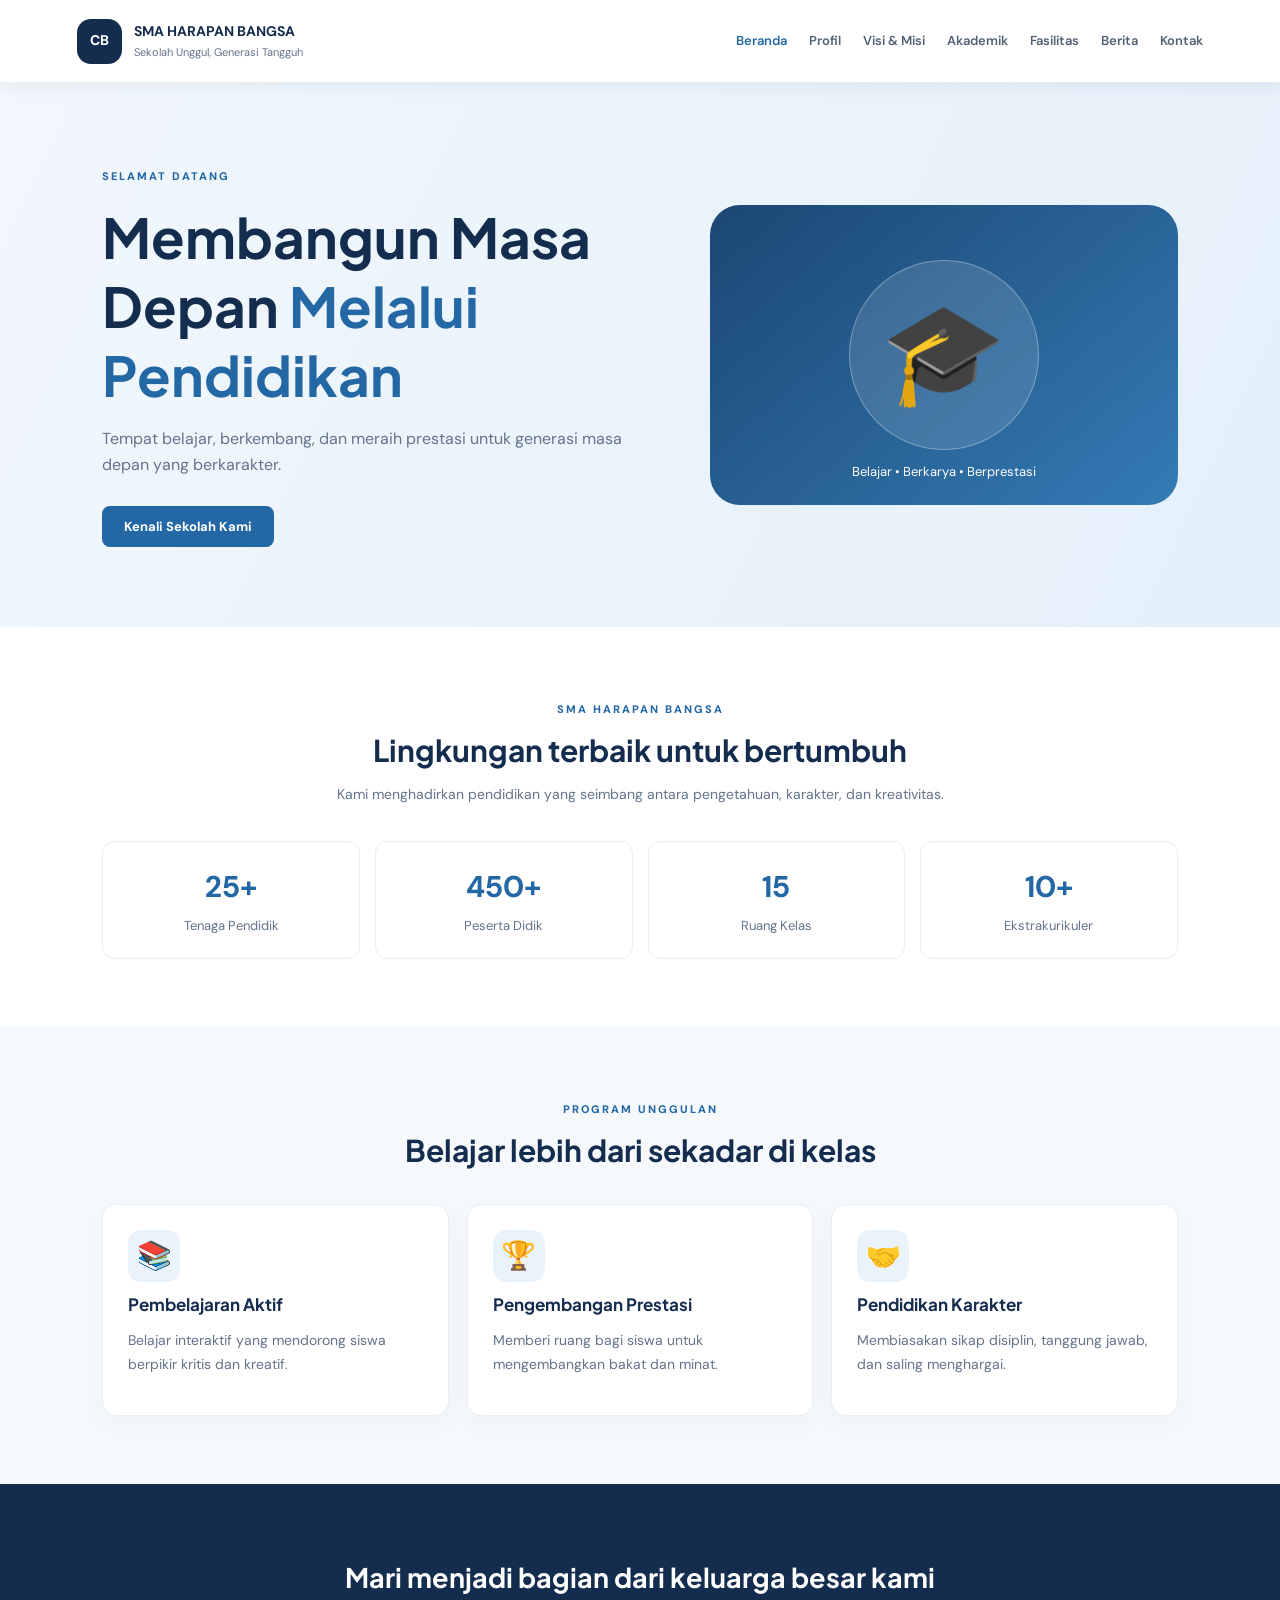
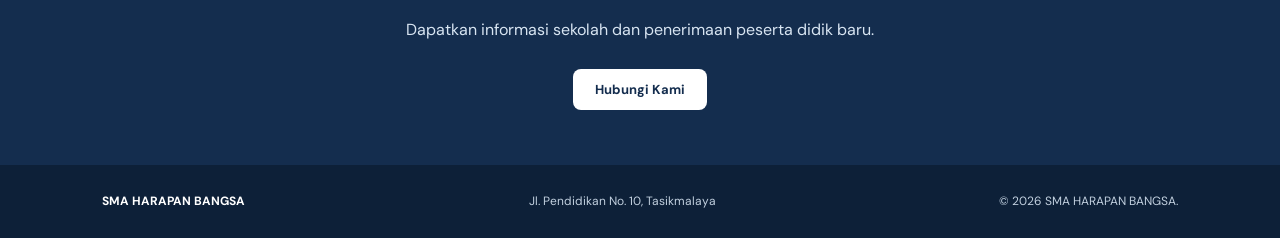
<file: index.html>
<!DOCTYPE html>
<html lang="id">
<head>
    <meta charset="UTF-8">
    <meta name="viewport" content="width=device-width, initial-scale=1.0">
    <title>Beranda | SMA HARAPAN BANGSA</title>
    <link rel="stylesheet" href="style.css">
</head>
<body>
  <script src="script.js" defer></script>

<header id="abin_header">
    <a class="abin_brand" href="index.html">
        <span class="abin_logo">CB</span>
        <span>
            <b>SMA HARAPAN BANGSA</b>
            <small>Sekolah Unggul, Generasi Tangguh</small>
        </span>
    </a>

    <button class="abin_toggle" id="abin_toggle">☰</button>

    <nav class="abin_nav" id="abin_nav">
        <a class="active" href="index.html">Beranda</a>
        <a href="profil.html">Profil</a>
        <a href="visimisi.html">Visi & Misi</a>
        <a href="akademik.html">Akademik</a>
        <a href="fasilitas.html">Fasilitas</a>
        <a href="berita.html">Berita</a>
        <a href="kontak.html">Kontak</a>
    </nav>
</header>

<main>

    <!-- Bagian Sambutan -->
    <section class="abin_hero">
        <div class="abin_hero_text">
            <span class="abin_tag">SELAMAT DATANG</span>

            <h1>
                Membangun Masa Depan
                <em>Melalui Pendidikan</em>
            </h1>

            <p>
                Tempat belajar, berkembang, dan meraih prestasi
                untuk generasi masa depan yang berkarakter.
            </p>

            <a class="abin_button" href="profil.html">
                Kenali Sekolah Kami
            </a>
        </div>

        <div class="abin_hero_art">
            <div class="abin_art_circle">🎓</div>
            <div class="abin_art_note">
                Belajar • Berkarya • Berprestasi
            </div>
        </div>
    </section>

    <!-- Statistik Sekolah -->
    <section class="abin_section">

        <div class="abin_section_head">
            <span class="abin_tag">SMA HARAPAN BANGSA</span>
            <h2>Lingkungan terbaik untuk bertumbuh</h2>

            <p>
                Kami menghadirkan pendidikan yang seimbang
                antara pengetahuan, karakter, dan kreativitas.
            </p>
        </div>

        <div class="abin_stats">
            <div>
                <b>25+</b>
                <span>Tenaga Pendidik</span>
            </div>

            <div>
                <b>450+</b>
                <span>Peserta Didik</span>
            </div>

            <div>
                <b>15</b>
                <span>Ruang Kelas</span>
            </div>

            <div>
                <b>10+</b>
                <span>Ekstrakurikuler</span>
            </div>
        </div>

    </section>

    <!-- Program Unggulan -->
    <section class="abin_section abin_soft">

        <div class="abin_section_head">
            <span class="abin_tag">PROGRAM UNGGULAN</span>
            <h2>Belajar lebih dari sekadar di kelas</h2>
        </div>

        <div class="abin_cards">

            <article class="abin_card">
                <div class="abin_icon">📚</div>
                <h3>Pembelajaran Aktif</h3>
                <p>
                    Belajar interaktif yang mendorong siswa
                    berpikir kritis dan kreatif.
                </p>
            </article>

            <article class="abin_card">
                <div class="abin_icon">🏆</div>
                <h3>Pengembangan Prestasi</h3>
                <p>
                    Memberi ruang bagi siswa untuk
                    mengembangkan bakat dan minat.
                </p>
            </article>

            <article class="abin_card">
                <div class="abin_icon">🤝</div>
                <h3>Pendidikan Karakter</h3>
                <p>
                    Membiasakan sikap disiplin,
                    tanggung jawab, dan saling menghargai.
                </p>
            </article>

        </div>
    </section>

    <!-- Hubungi Sekolah -->
    <section class="abin_cta">
        <h2>Mari menjadi bagian dari keluarga besar kami</h2>

        <p>
            Dapatkan informasi sekolah dan penerimaan
            peserta didik baru.
        </p>

        <a class="abin_button abin_button_light" href="kontak.html">
            Hubungi Kami
        </a>
    </section>

</main>

<footer class="abin_footer">
    <b>SMA HARAPAN BANGSA</b>
    <span>Jl. Pendidikan No. 10, Tasikmalaya</span>
    <span>© 2026 SMA HARAPAN BANGSA.</span>
</footer>

</body>
</html>
</file>
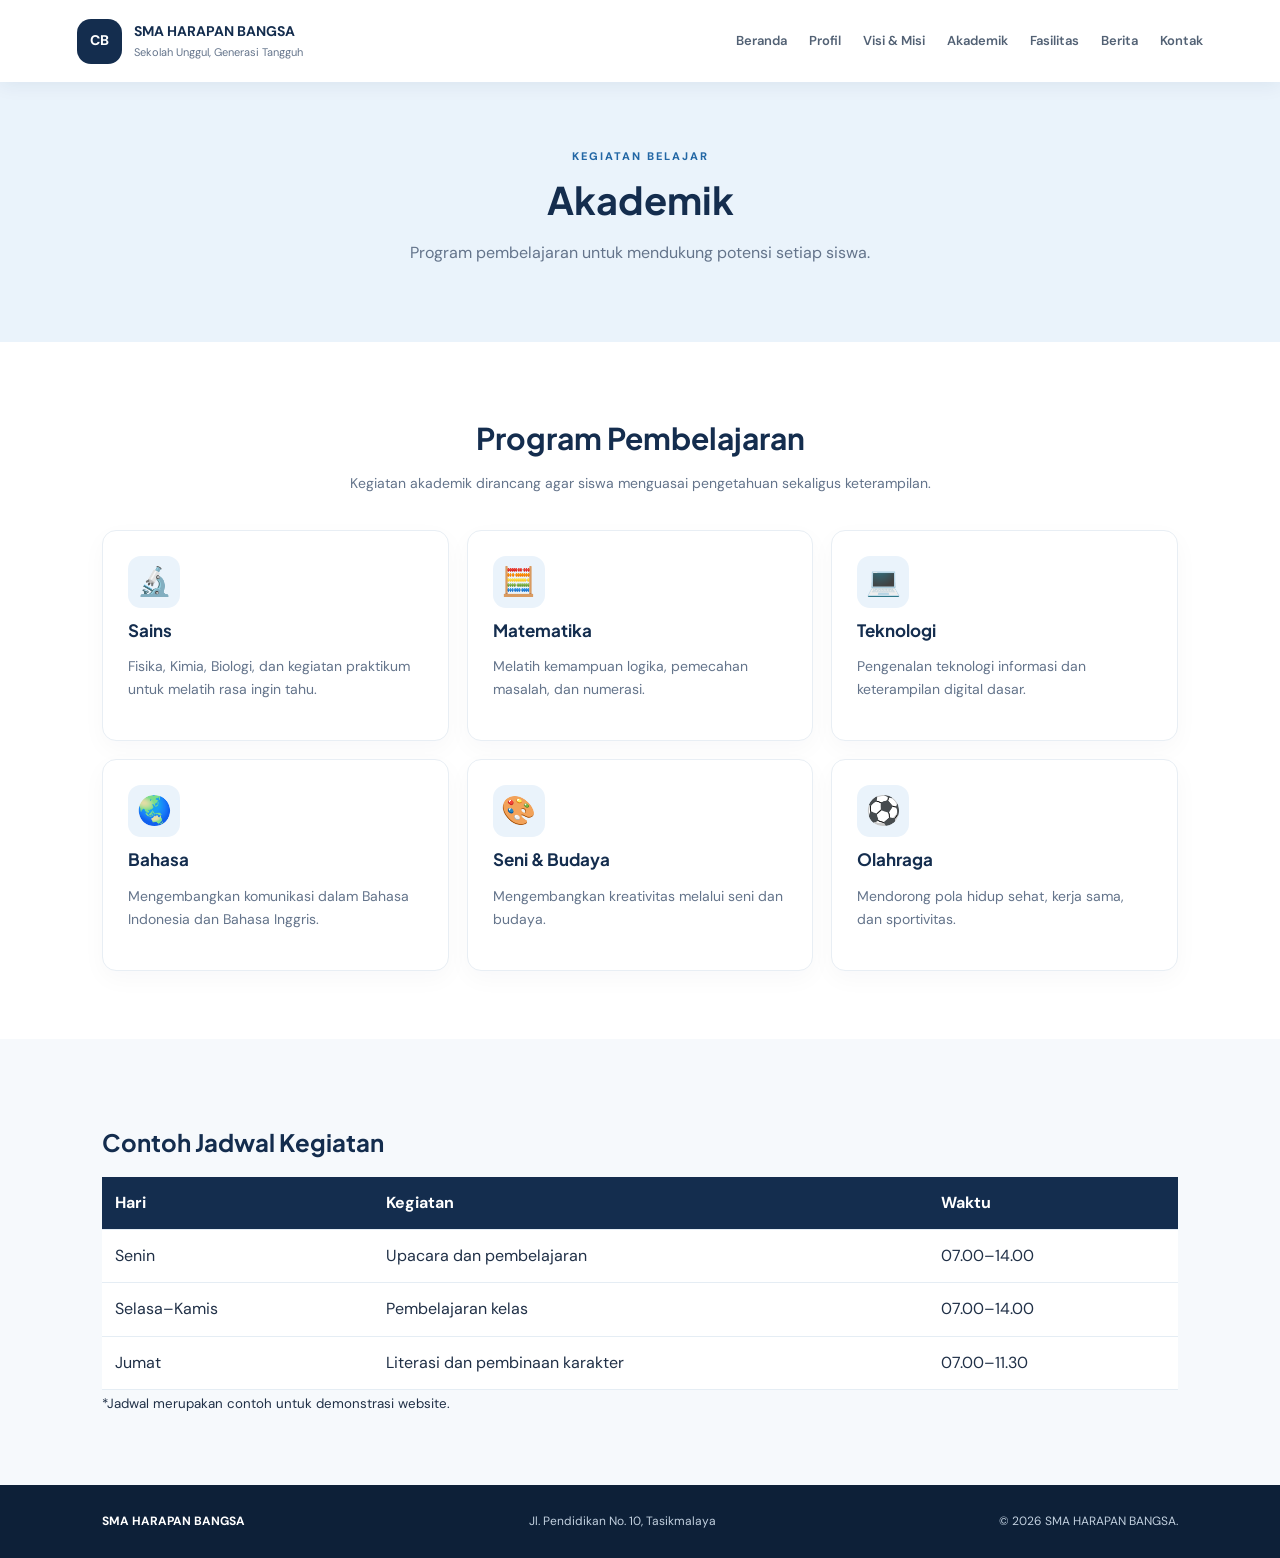
<file: akademik.html>
<!DOCTYPE html>
<html lang="id">
<head>
    <meta charset="UTF-8">
    <meta name="viewport" content="width=device-width, initial-scale=1.0">
    <title>Akademik | SMA HARAPAN BANGSA</title>
    <link rel="stylesheet" href="style.css">
</head>
<body>
    <script src="script.js" defer></script>

<header id="abin_header">
    <a class="abin_brand" href="index.html">
        <span class="abin_logo">CB</span>
        <span><b>SMA HARAPAN BANGSA</b><small>Sekolah Unggul, Generasi Tangguh</small></span>
    </a>
    <button class="abin_toggle" id="abin_toggle">☰</button>
    <nav class="abin_nav" id="abin_nav">
        <a href="index.html">Beranda</a>
        <a href="profil.html">Profil</a>
        <a href="visimisi.html">Visi & Misi</a>
        <a href="akademik.html">Akademik</a>
        <a href="fasilitas.html">Fasilitas</a>
        <a href="berita.html">Berita</a>
        <a href="kontak.html">Kontak</a>
    </nav>
</header>

<main>
    <section class="abin_page_hero">
        <span class="abin_tag">KEGIATAN BELAJAR</span>
        <h1>Akademik</h1>
        <p>Program pembelajaran untuk mendukung potensi setiap siswa.</p>
    </section>

    <section class="abin_section">
        <div class="abin_section_head">
            <h2>Program Pembelajaran</h2>
            <p>Kegiatan akademik dirancang agar siswa menguasai pengetahuan sekaligus keterampilan.</p>
        </div>

        <div class="abin_cards">
            <article class="abin_card">
                <div class="abin_icon">🔬</div>
                <h3>Sains</h3>
                <p>Fisika, Kimia, Biologi, dan kegiatan praktikum untuk melatih rasa ingin tahu.</p>
            </article>

            <article class="abin_card">
                <div class="abin_icon">🧮</div>
                <h3>Matematika</h3>
                <p>Melatih kemampuan logika, pemecahan masalah, dan numerasi.</p>
            </article>

            <article class="abin_card">
                <div class="abin_icon">💻</div>
                <h3>Teknologi</h3>
                <p>Pengenalan teknologi informasi dan keterampilan digital dasar.</p>
            </article>

            <article class="abin_card">
                <div class="abin_icon">🌏</div>
                <h3>Bahasa</h3>
                <p>Mengembangkan komunikasi dalam Bahasa Indonesia dan Bahasa Inggris.</p>
            </article>

            <article class="abin_card">
                <div class="abin_icon">🎨</div>
                <h3>Seni & Budaya</h3>
                <p>Mengembangkan kreativitas melalui seni dan budaya.</p>
            </article>

            <article class="abin_card">
                <div class="abin_icon">⚽</div>
                <h3>Olahraga</h3>
                <p>Mendorong pola hidup sehat, kerja sama, dan sportivitas.</p>
            </article>
        </div>
    </section>

    <section class="abin_section abin_soft">
        <h2>Contoh Jadwal Kegiatan</h2>

        <div class="abin_table_wrap">
            <table class="abin_table">
                <tr>
                    <th>Hari</th>
                    <th>Kegiatan</th>
                    <th>Waktu</th>
                </tr>
                <tr>
                    <td>Senin</td>
                    <td>Upacara dan pembelajaran</td>
                    <td>07.00–14.00</td>
                </tr>
                <tr>
                    <td>Selasa–Kamis</td>
                    <td>Pembelajaran kelas</td>
                    <td>07.00–14.00</td>
                </tr>
                <tr>
                    <td>Jumat</td>
                    <td>Literasi dan pembinaan karakter</td>
                    <td>07.00–11.30</td>
                </tr>
            </table>
        </div>

        <small>*Jadwal merupakan contoh untuk demonstrasi website.</small>
    </section>
</main>

<footer class="abin_footer">
    <b>SMA HARAPAN BANGSA</b>
    <span>Jl. Pendidikan No. 10, Tasikmalaya</span>
    <span>© 2026 SMA HARAPAN BANGSA.</span>
</footer>

</body>
</html>
</file>
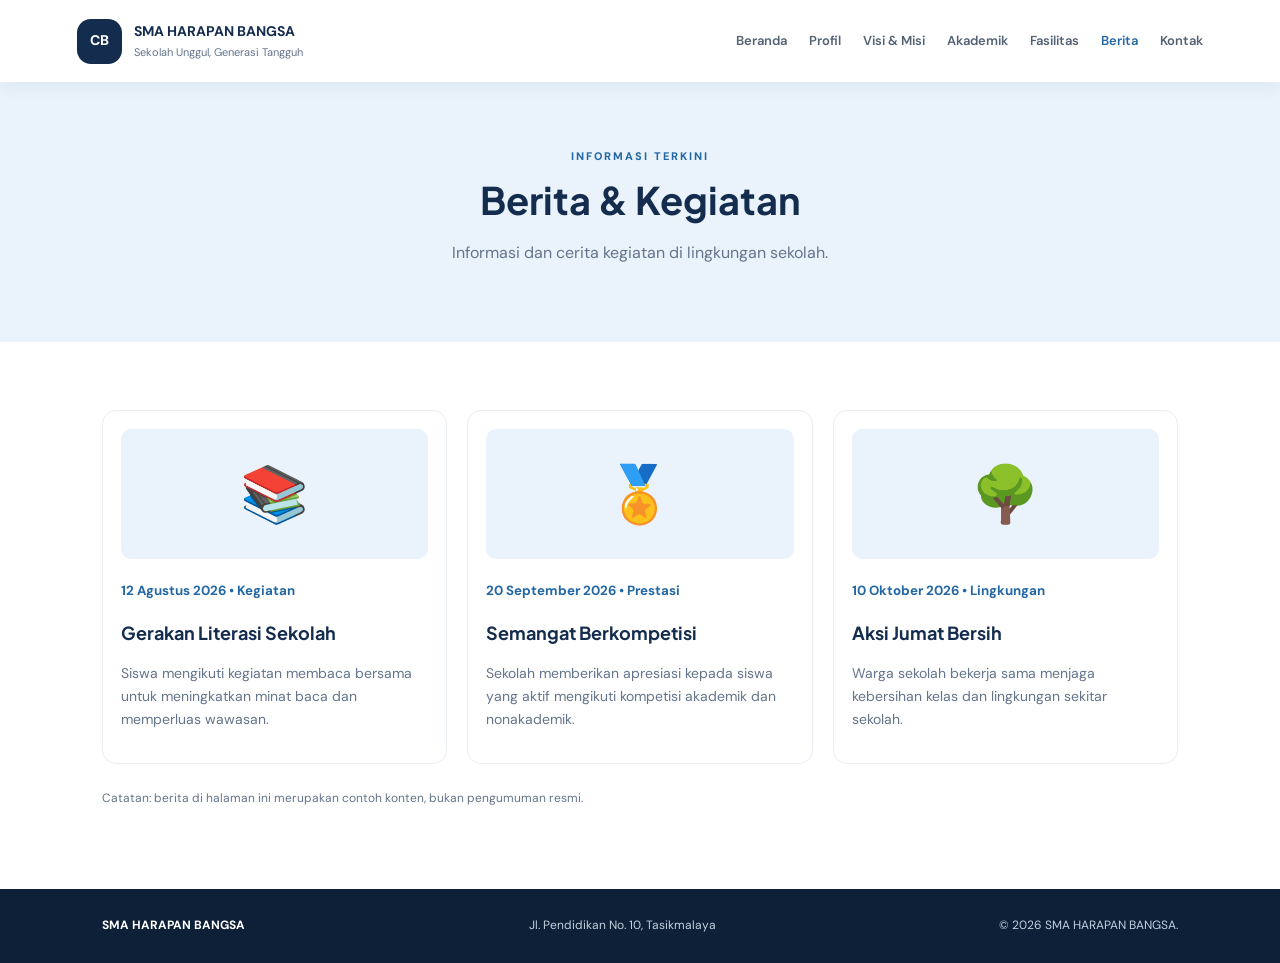
<file: berita.html>
<!DOCTYPE html>
<html lang="id">
<head>
    <meta charset="UTF-8">
    <meta name="viewport" content="width=device-width, initial-scale=1.0">
    <title>Berita | SMA HARAPAN BANGSA</title>
    <link rel="stylesheet" href="style.css">
</head>
<body>
    <script src="script.js" defer></script>

<header id="abin_header">
    <a class="abin_brand" href="index.html">
        <span class="abin_logo">CB</span>
        <span><b>SMA HARAPAN BANGSA</b><small>Sekolah Unggul, Generasi Tangguh</small></span>
    </a>
    <button class="abin_toggle" id="abin_toggle">☰</button>
    <nav class="abin_nav" id="abin_nav">
        <a href="index.html">Beranda</a>
        <a href="profil.html">Profil</a>
        <a href="visi-misi.html">Visi & Misi</a>
        <a href="akademik.html">Akademik</a>
        <a href="fasilitas.html">Fasilitas</a>
        <a class="active" href="berita.html">Berita</a>
        <a href="kontak.html">Kontak</a>
    </nav>
</header>

<main>
    <section class="abin_page_hero">
        <span class="abin_tag">INFORMASI TERKINI</span>
        <h1>Berita & Kegiatan</h1>
        <p>Informasi dan cerita kegiatan di lingkungan sekolah.</p>
    </section>

    <section class="abin_section">
        <div class="abin_news_grid">

            <article class="abin_news">
                <div class="abin_news_pic">📚</div>
                <small>12 Agustus 2026 • Kegiatan</small>
                <h3>Gerakan Literasi Sekolah</h3>
                <p>
                    Siswa mengikuti kegiatan membaca bersama
                    untuk meningkatkan minat baca dan
                    memperluas wawasan.
                </p>
            </article>

            <article class="abin_news">
                <div class="abin_news_pic">🏅</div>
                <small>20 September 2026 • Prestasi</small>
                <h3>Semangat Berkompetisi</h3>
                <p>
                    Sekolah memberikan apresiasi kepada siswa
                    yang aktif mengikuti kompetisi akademik
                    dan nonakademik.
                </p>
            </article>

            <article class="abin_news">
                <div class="abin_news_pic">🌳</div>
                <small>10 Oktober 2026 • Lingkungan</small>
                <h3>Aksi Jumat Bersih</h3>
                <p>
                    Warga sekolah bekerja sama menjaga
                    kebersihan kelas dan lingkungan
                    sekitar sekolah.
                </p>
            </article>

        </div>

        <p class="abin_note">
            Catatan: berita di halaman ini merupakan contoh konten,
            bukan pengumuman resmi.
        </p>
    </section>
</main>

<footer class="abin_footer">
    <b>SMA HARAPAN BANGSA</b>
    <span>Jl. Pendidikan No. 10, Tasikmalaya</span>
    <span>© 2026 SMA HARAPAN BANGSA.</span>
</footer>

</body>
</html>
</file>
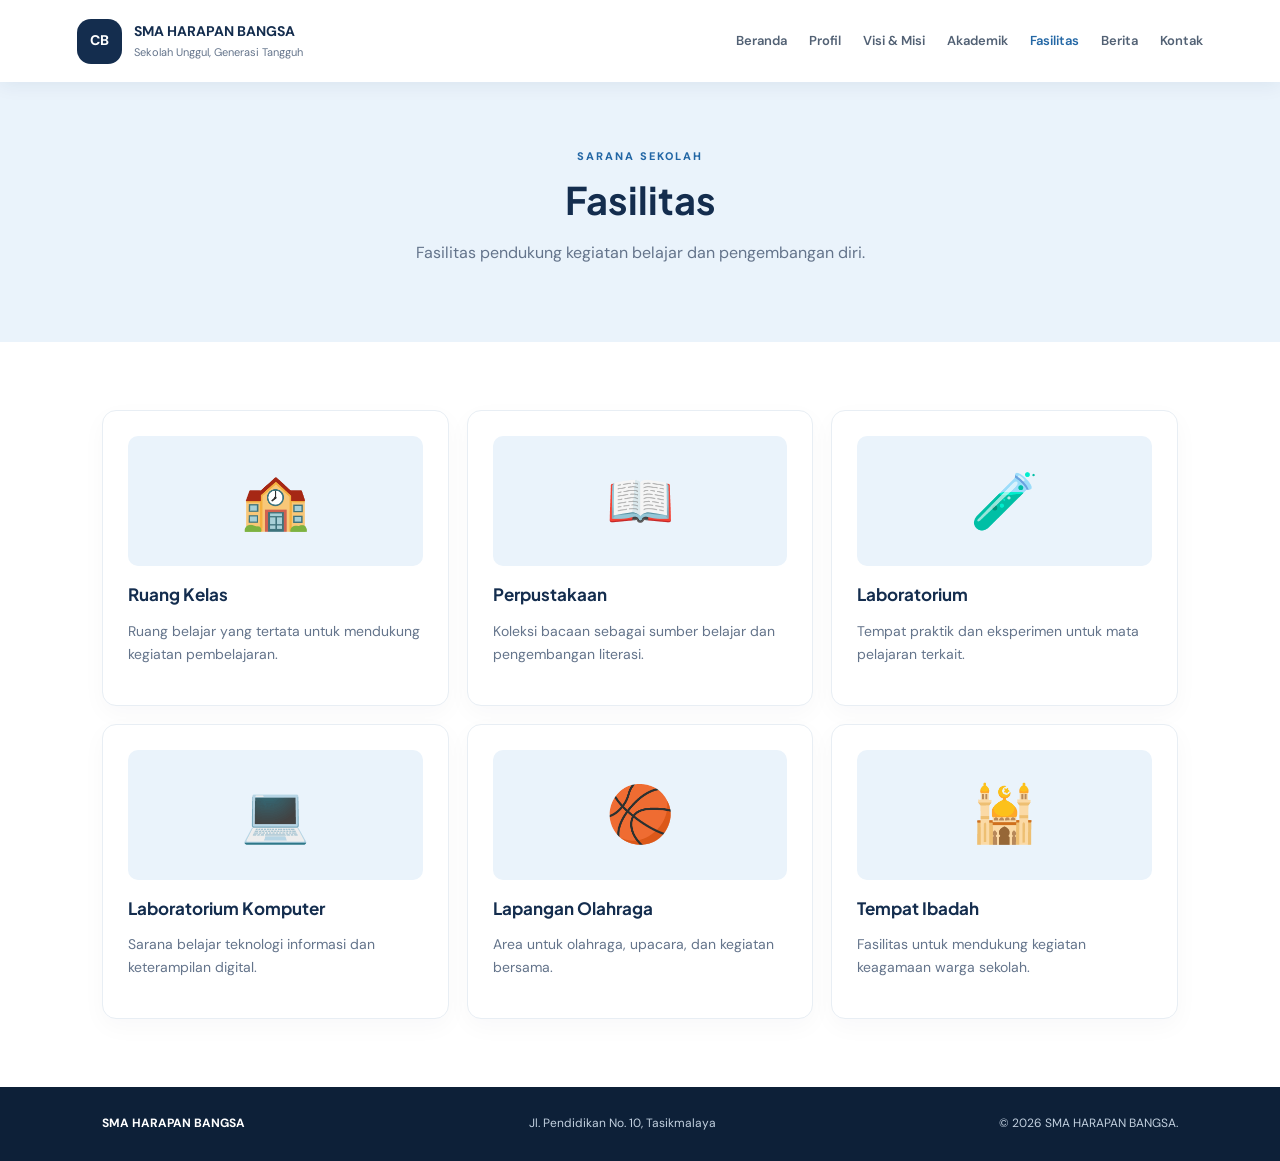
<file: fasilitas.html>
<!DOCTYPE html>
<html lang="id">
<head>
    <meta charset="UTF-8">
    <meta name="viewport" content="width=device-width, initial-scale=1.0">
    <title>Fasilitas | SMA HARAPAN BANGSA</title>
    <link rel="stylesheet" href="style.css">
</head>
<body>
    <script src="script.js" defer></script>

<header id="abin_header">
    <a class="abin_brand" href="index.html">
        <span class="abin_logo">CB</span>
        <span><b>SMA HARAPAN BANGSA</b><small>Sekolah Unggul, Generasi Tangguh</small></span>
    </a>
    <button class="abin_toggle" id="abin_toggle">☰</button>
    <nav class="abin_nav" id="abin_nav">
        <a href="index.html">Beranda</a>
        <a href="profil.html">Profil</a>
        <a href="visimisi.html">Visi & Misi</a>
        <a href="akademik.html">Akademik</a>
        <a class="active" href="fasilitas.html">Fasilitas</a>
        <a href="berita.html">Berita</a>
        <a href="kontak.html">Kontak</a>
    </nav>
</header>

<main>
    <section class="abin_page_hero">
        <span class="abin_tag">SARANA SEKOLAH</span>
        <h1>Fasilitas</h1>
        <p>Fasilitas pendukung kegiatan belajar dan pengembangan diri.</p>
    </section>

    <section class="abin_section">
        <div class="abin_cards">

            <article class="abin_card abin_facility">
                <div class="abin_facility_pic">🏫</div>
                <h3>Ruang Kelas</h3>
                <p>Ruang belajar yang tertata untuk mendukung kegiatan pembelajaran.</p>
            </article>

            <article class="abin_card abin_facility">
                <div class="abin_facility_pic">📖</div>
                <h3>Perpustakaan</h3>
                <p>Koleksi bacaan sebagai sumber belajar dan pengembangan literasi.</p>
            </article>

            <article class="abin_card abin_facility">
                <div class="abin_facility_pic">🧪</div>
                <h3>Laboratorium</h3>
                <p>Tempat praktik dan eksperimen untuk mata pelajaran terkait.</p>
            </article>

            <article class="abin_card abin_facility">
                <div class="abin_facility_pic">💻</div>
                <h3>Laboratorium Komputer</h3>
                <p>Sarana belajar teknologi informasi dan keterampilan digital.</p>
            </article>

            <article class="abin_card abin_facility">
                <div class="abin_facility_pic">🏀</div>
                <h3>Lapangan Olahraga</h3>
                <p>Area untuk olahraga, upacara, dan kegiatan bersama.</p>
            </article>

            <article class="abin_card abin_facility">
                <div class="abin_facility_pic">🕌</div>
                <h3>Tempat Ibadah</h3>
                <p>Fasilitas untuk mendukung kegiatan keagamaan warga sekolah.</p>
            </article>

        </div>
    </section>
</main>

<footer class="abin_footer">
    <b>SMA HARAPAN BANGSA</b>
    <span>Jl. Pendidikan No. 10, Tasikmalaya</span>
    <span>© 2026 SMA HARAPAN BANGSA.</span>
</footer>

</body>
</html>
</file>
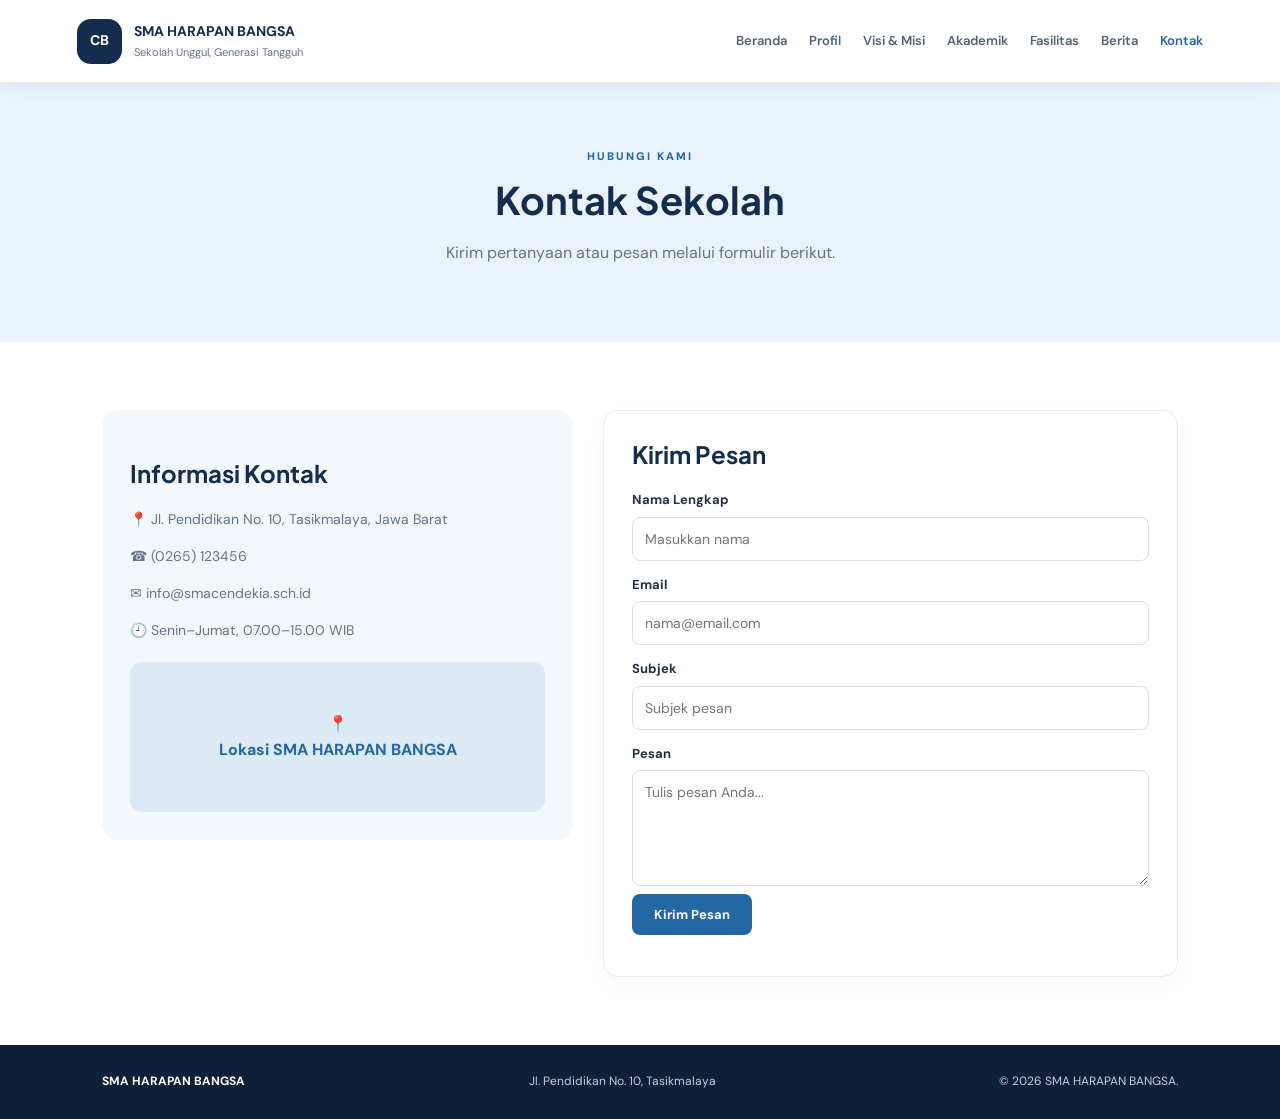
<file: kontak.html>
<!DOCTYPE html>
<html lang="id">
<head>
    <meta charset="UTF-8">
    <meta name="viewport" content="width=device-width, initial-scale=1.0">
    <title>Kontak | SMA HARAPAN BANGSA</title>
    <link rel="stylesheet" href="style.css">
</head>
<body>
  <script src="script.js" defer></script>

<header id="abin_header">
    <a class="abin_brand" href="index.html">
        <span class="abin_logo">CB</span>
        <span><b>SMA HARAPAN BANGSA</b><small>Sekolah Unggul, Generasi Tangguh</small></span>
    </a>
    <button class="abin_toggle" id="abin_toggle">☰</button>
    <nav class="abin_nav" id="abin_nav">
        <a href="index.html">Beranda</a>
        <a href="profil.html">Profil</a>
        <a href="visimisi.html">Visi & Misi</a>
        <a href="akademik.html">Akademik</a>
        <a href="fasilitas.html">Fasilitas</a>
        <a href="berita.html">Berita</a>
        <a class="active" href="kontak.html">Kontak</a>
    </nav>
</header>

<main>
    <section class="abin_page_hero">
        <span class="abin_tag">HUBUNGI KAMI</span>
        <h1>Kontak Sekolah</h1>
        <p>Kirim pertanyaan atau pesan melalui formulir berikut.</p>
    </section>

    <section class="abin_section abin_contact_grid">

        <div class="abin_info_panel">
            <h2>Informasi Kontak</h2>

            <p>📍 Jl. Pendidikan No. 10, Tasikmalaya, Jawa Barat</p>
            <p>☎ (0265) 123456</p>
            <p>✉ info@smacendekia.sch.id</p>
            <p>🕘 Senin–Jumat, 07.00–15.00 WIB</p>

            <div class="abin_map_placeholder">
                📍<br>
                Lokasi SMA HARAPAN BANGSA
            </div>
        </div>

        <form class="abin_form" id="abin_contact_form">

            <h2>Kirim Pesan</h2>

            <label for="abin_nama">Nama Lengkap</label>
            <input
                id="abin_nama"
                name="nama"
                type="text"
                placeholder="Masukkan nama"
                required
            >

            <label for="abin_email">Email</label>
            <input
                id="abin_email"
                name="email"
                type="email"
                placeholder="nama@email.com"
                required
            >

            <label for="abin_subjek">Subjek</label>
            <input
                id="abin_subjek"
                name="subjek"
                type="text"
                placeholder="Subjek pesan"
                required
            >

            <label for="abin_pesan">Pesan</label>
            <textarea
                id="abin_pesan"
                name="pesan"
                rows="5"
                placeholder="Tulis pesan Anda..."
                required
            ></textarea>

            <button class="abin_button" type="submit">
                Kirim Pesan
            </button>

            <p
                id="abin_form_status"
                class="abin_form_status"
                aria-live="polite"
            ></p>

        </form>

    </section>
</main>

<footer class="abin_footer">
    <b>SMA HARAPAN BANGSA</b>
    <span>Jl. Pendidikan No. 10, Tasikmalaya</span>
    <span>© 2026 SMA HARAPAN BANGSA.</span>
</footer>

</body>
</html>
</file>
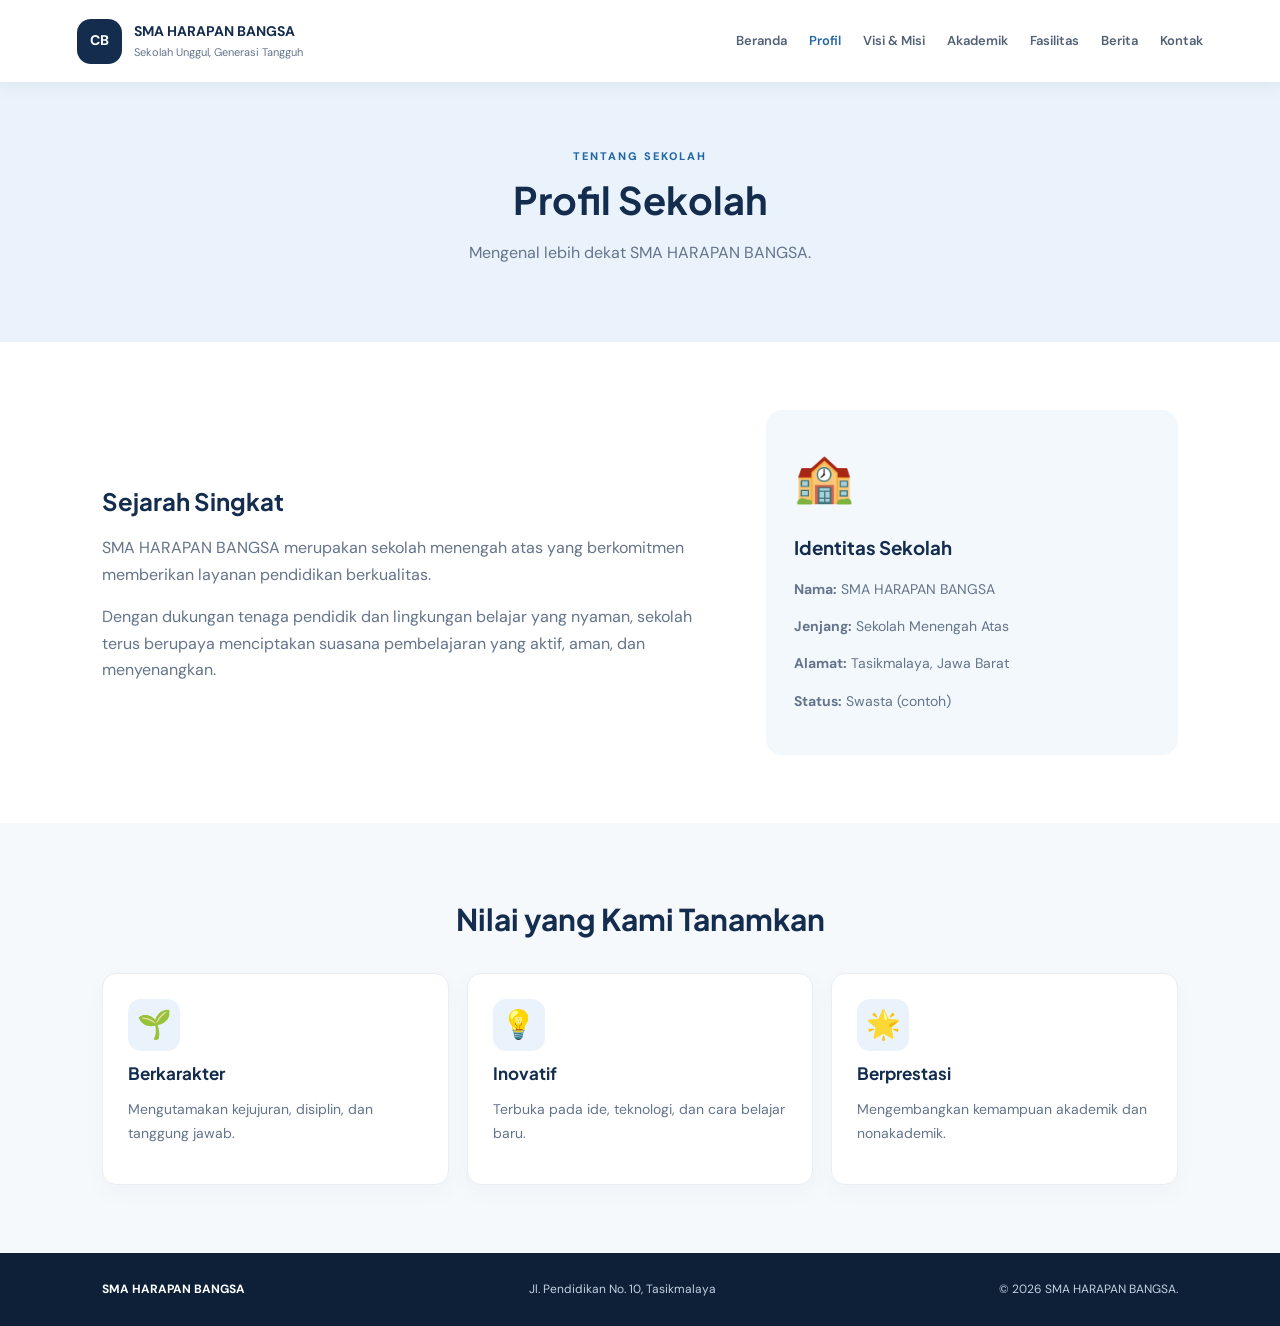
<file: profil.html>
<!DOCTYPE html>
<html lang="id">
<head>
    <meta charset="UTF-8">
    <meta name="viewport" content="width=device-width, initial-scale=1.0">
    <title>Profil | SMA HARAPAN BANGSA</title>
    <link rel="stylesheet" href="style.css">
</head>
<body>
  <script src="script.js" defer></script>

<header id="abin_header">
    <a class="abin_brand" href="index.html">
        <span class="abin_logo">CB</span>
        <span><b>SMA HARAPAN BANGSA</b><small>Sekolah Unggul, Generasi Tangguh</small></span>
    </a>
    <button class="abin_toggle" id="abin_toggle">☰</button>
    <nav class="abin_nav" id="abin_nav">
        <a href="index.html">Beranda</a>
        <a class="active" href="profil.html">Profil</a>
        <a href="visimisi.html">Visi & Misi</a>
        <a href="akademik.html">Akademik</a>
        <a href="fasilitas.html">Fasilitas</a>
        <a href="berita.html">Berita</a>
        <a href="kontak.html">Kontak</a>
    </nav>
</header>

<main>
    <section class="abin_page_hero">
        <span class="abin_tag">TENTANG SEKOLAH</span>
        <h1>Profil Sekolah</h1>
        <p>Mengenal lebih dekat SMA HARAPAN BANGSA.</p>
    </section>

    <section class="abin_section abin_two_col">
        <div>
            <h2>Sejarah Singkat</h2>
            <p>
                SMA HARAPAN BANGSA merupakan sekolah menengah
                atas yang berkomitmen memberikan layanan
                pendidikan berkualitas.
            </p>
            <p>
                Dengan dukungan tenaga pendidik dan lingkungan
                belajar yang nyaman, sekolah terus berupaya
                menciptakan suasana pembelajaran yang aktif,
                aman, dan menyenangkan.
            </p>
        </div>

        <div class="abin_info_panel">
            <div class="abin_big_icon">🏫</div>
            <h3>Identitas Sekolah</h3>
            <p><b>Nama:</b> SMA HARAPAN BANGSA</p>
            <p><b>Jenjang:</b> Sekolah Menengah Atas</p>
            <p><b>Alamat:</b> Tasikmalaya, Jawa Barat</p>
            <p><b>Status:</b> Swasta (contoh)</p>
        </div>
    </section>

    <section class="abin_section abin_soft">
        <div class="abin_section_head">
            <h2>Nilai yang Kami Tanamkan</h2>
        </div>

        <div class="abin_cards">
            <article class="abin_card">
                <div class="abin_icon">🌱</div>
                <h3>Berkarakter</h3>
                <p>Mengutamakan kejujuran, disiplin, dan tanggung jawab.</p>
            </article>

            <article class="abin_card">
                <div class="abin_icon">💡</div>
                <h3>Inovatif</h3>
                <p>Terbuka pada ide, teknologi, dan cara belajar baru.</p>
            </article>

            <article class="abin_card">
                <div class="abin_icon">🌟</div>
                <h3>Berprestasi</h3>
                <p>Mengembangkan kemampuan akademik dan nonakademik.</p>
            </article>
        </div>
    </section>
</main>

<footer class="abin_footer">
    <b>SMA HARAPAN BANGSA</b>
    <span>Jl. Pendidikan No. 10, Tasikmalaya</span>
    <span>© 2026 SMA HARAPAN BANGSA.</span>
</footer>

</body>
</html>
</file>
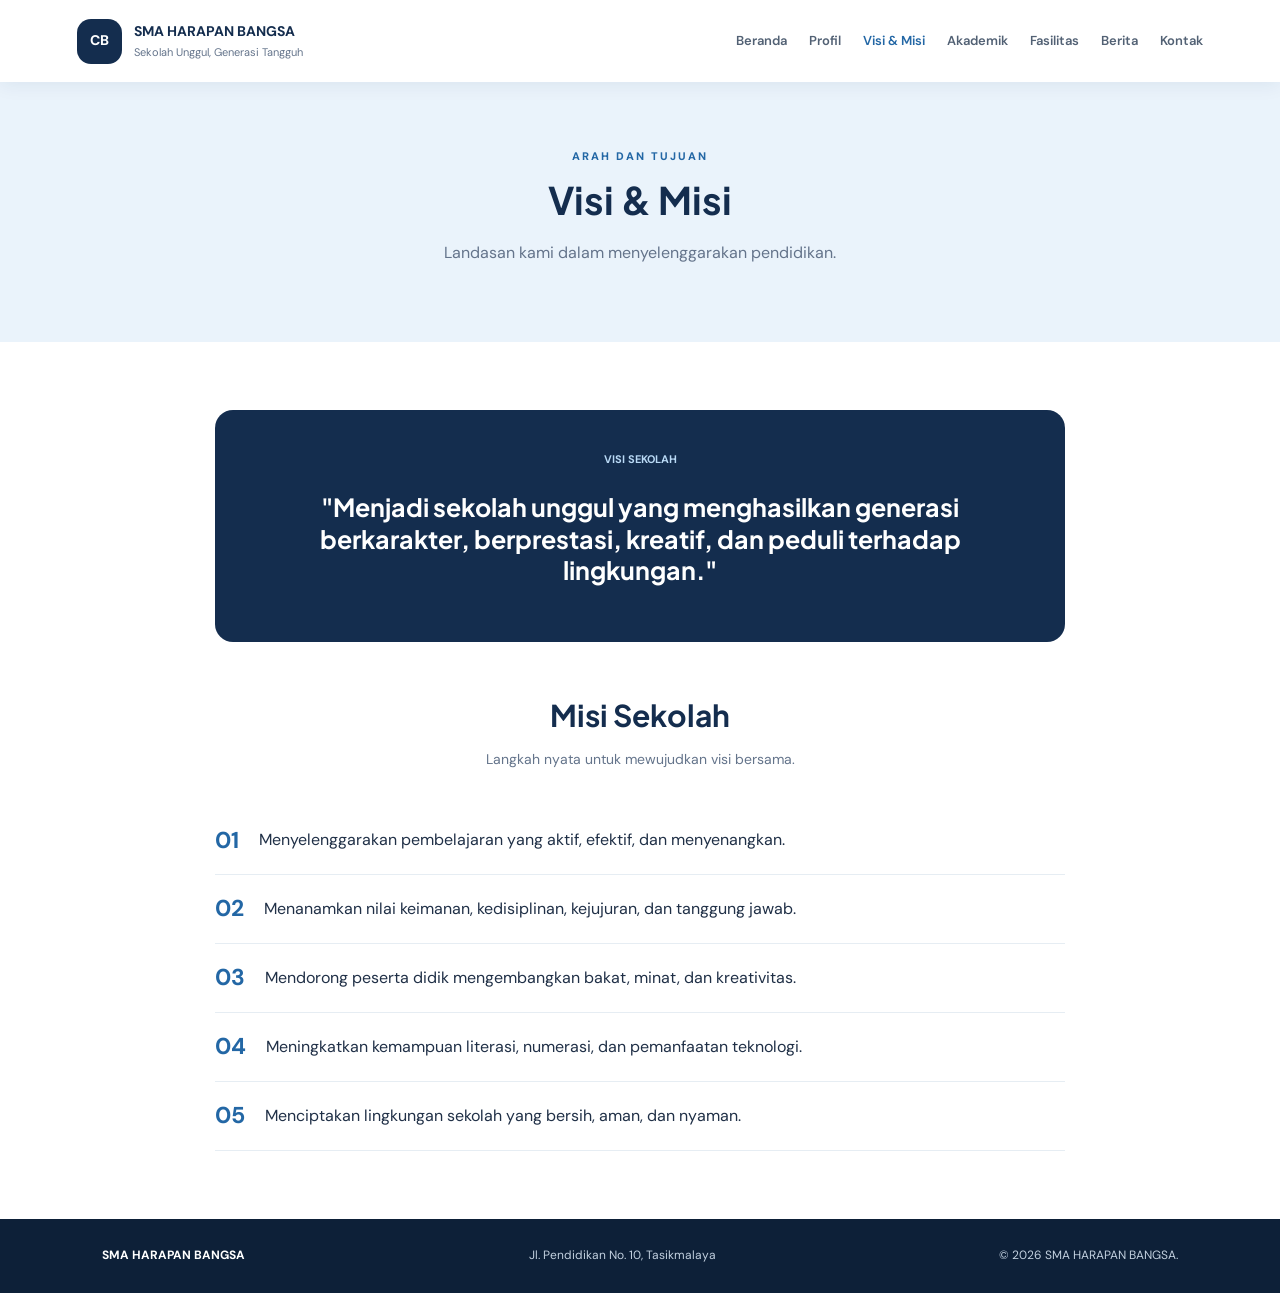
<file: visimisi.html>
<!DOCTYPE html>
<html lang="id">
<head>
    <meta charset="UTF-8">
    <meta name="viewport" content="width=device-width, initial-scale=1.0">
    <title>Visi & Misi | SMA HARAPAN BANGSA</title>
    <link rel="stylesheet" href="style.css">
</head>
<body>
    <script src="script.js" defer></script>

<header id="abin_header">
    <a class="abin_brand" href="index.html">
        <span class="abin_logo">CB</span>
        <span><b>SMA HARAPAN BANGSA</b><small>Sekolah Unggul, Generasi Tangguh</small></span>
    </a>
    <button class="abin_toggle" id="abin_toggle">☰</button>
    <nav class="abin_nav" id="abin_nav">
        <a href="index.html">Beranda</a>
        <a href="profil.html">Profil</a>
        <a class="active" href="visimisi.html">Visi & Misi</a>
        <a href="akademik.html">Akademik</a>
        <a href="fasilitas.html">Fasilitas</a>
        <a href="berita.html">Berita</a>
        <a href="kontak.html">Kontak</a>
    </nav>
</header>

<main>
    <section class="abin_page_hero">
        <span class="abin_tag">ARAH DAN TUJUAN</span>
        <h1>Visi & Misi</h1>
        <p>Landasan kami dalam menyelenggarakan pendidikan.</p>
    </section>

    <section class="abin_section">

        <div class="abin_vision">
            <span>VISI SEKOLAH</span>
            <h2>
                "Menjadi sekolah unggul yang menghasilkan
                generasi berkarakter, berprestasi, kreatif,
                dan peduli terhadap lingkungan."
            </h2>
        </div>

        <div class="abin_section_head">
            <h2>Misi Sekolah</h2>
            <p>Langkah nyata untuk mewujudkan visi bersama.</p>
        </div>

        <div class="abin_mission_list">
            <div>
                <b>01</b>
                <p>Menyelenggarakan pembelajaran yang aktif, efektif, dan menyenangkan.</p>
            </div>

            <div>
                <b>02</b>
                <p>Menanamkan nilai keimanan, kedisiplinan, kejujuran, dan tanggung jawab.</p>
            </div>

            <div>
                <b>03</b>
                <p>Mendorong peserta didik mengembangkan bakat, minat, dan kreativitas.</p>
            </div>

            <div>
                <b>04</b>
                <p>Meningkatkan kemampuan literasi, numerasi, dan pemanfaatan teknologi.</p>
            </div>

            <div>
                <b>05</b>
                <p>Menciptakan lingkungan sekolah yang bersih, aman, dan nyaman.</p>
            </div>
        </div>

    </section>
</main>

<footer class="abin_footer">
    <b>SMA HARAPAN BANGSA</b>
    <span>Jl. Pendidikan No. 10, Tasikmalaya</span>
    <span>© 2026 SMA HARAPAN BANGSA.</span>
</footer>

</body>
</html>
</file>
<file: style.css>
@import url('https://fonts.googleapis.com/css2?family=DM+Sans:wght@400;500;600;700&family=Plus+Jakarta+Sans:wght@600;700;800&display=swap');

:root {
    --navy: #142d4e;
    --blue: #2367a5;
    --sky: #eaf3fb;
    --gold: #f2b544;
    --ink: #203047;
    --muted: #64748b;
    --white: #fff;
}

* {
    box-sizing: border-box;
}

body {
    margin: 0;
    font-family: 'DM Sans', Arial, sans-serif;
    color: var(--ink);
    line-height: 1.65;
}

a {
    text-decoration: none;
    color: inherit;
}

#abin_header {
    min-height: 82px;
    padding: 14px 6%;
    display: flex;
    align-items: center;
    justify-content: space-between;
    background: #fff;
    position: sticky;
    top: 0;
    z-index: 10;
    box-shadow: 0 3px 18px #142d4e12;
}

.abin_brand {
    display: flex;
    align-items: center;
    gap: 12px;
    color: var(--navy);
    font-size: 14px;
}

.abin_brand small {
    display: block;
    color: var(--muted);
    font-size: 11px;
}

.abin_logo {
    width: 45px;
    height: 45px;
    border-radius: 14px;
    background: var(--navy);
    color: white;
    display: grid;
    place-items: center;
    font-weight: 800;
}

.abin_nav {
    display: flex;
    gap: 22px;
    align-items: center;
}

.abin_nav a {
    font-size: 13px;
    font-weight: 600;
    color: #526174;
}

.abin_nav a:hover,
.abin_nav a.active {
    color: var(--blue);
}

.abin_toggle {
    display: none;
    border: 0;
    background: var(--sky);
    padding: 8px 12px;
    border-radius: 8px;
    font-size: 20px;
}

/* BAGIAN BERANDA */

.abin_hero {
    padding: 80px 8%;
    background: linear-gradient(115deg, #f1f7fc, #e4f0fa);
    display: grid;
    grid-template-columns: 1.1fr .9fr;
    align-items: center;
    gap: 35px;
    min-height: 490px;
}

.abin_tag {
    font-size: 11px;
    font-weight: 800;
    letter-spacing: 2px;
    color: var(--blue);
}

h1, h2, h3 {
    font-family: 'Plus Jakarta Sans', sans-serif;
    color: var(--navy);
    line-height: 1.25;
}

.abin_hero h1 {
    font-size: clamp(34px, 5vw, 55px);
    margin: 15px 0;
}

.abin_hero h1 em {
    font-style: normal;
    color: var(--blue);
}

.abin_hero_text p {
    max-width: 520px;
    color: var(--muted);
    margin-bottom: 28px;
}

.abin_button {
    display: inline-block;
    background: var(--blue);
    color: white;
    border: 0;
    padding: 12px 22px;
    border-radius: 8px;
    font: 700 13px 'DM Sans';
    cursor: pointer;
}

.abin_button:hover {
    background: var(--navy);
}

.abin_hero_art {
    height: 300px;
    border-radius: 30px;
    background: linear-gradient(140deg, #1b4774, #347bb4);
    display: grid;
    place-items: center;
    position: relative;
    overflow: hidden;
}

.abin_art_circle {
    width: 190px;
    height: 190px;
    border-radius: 50%;
    background: #ffffff20;
    border: 1px solid #ffffff50;
    display: grid;
    place-items: center;
    font-size: 100px;
}

.abin_art_note {
    position: absolute;
    bottom: 22px;
    color: white;
    font-size: 13px;
}

/* BAGIAN KONTEN */

.abin_section {
    padding: 68px 8%;
}

.abin_section_head {
    text-align: center;
    max-width: 650px;
    margin: 0 auto 35px;
}

.abin_section_head h2 {
    font-size: 30px;
    margin: 10px 0;
}

.abin_section_head p,
.abin_card p,
.abin_news p {
    color: var(--muted);
    font-size: 14px;
}

.abin_stats {
    display: grid;
    grid-template-columns: repeat(4, 1fr);
    gap: 15px;
    margin-top: 35px;
}

.abin_stats div {
    text-align: center;
    padding: 20px;
    background: white;
    border: 1px solid #e7edf3;
    border-radius: 12px;
}

.abin_stats b {
    display: block;
    color: var(--blue);
    font-size: 30px;
}

.abin_stats span {
    font-size: 13px;
    color: var(--muted);
}

.abin_soft {
    background: #f6f9fc;
}

.abin_cards {
    display: grid;
    grid-template-columns: repeat(3, 1fr);
    gap: 18px;
}

.abin_card {
    background: white;
    border: 1px solid #e8eef4;
    border-radius: 14px;
    padding: 25px;
    box-shadow: 0 8px 25px #142d4e08;
}

.abin_card h3 {
    font-size: 17px;
    margin: 12px 0 8px;
}

.abin_icon {
    font-size: 28px;
    width: 52px;
    height: 52px;
    display: grid;
    place-items: center;
    background: var(--sky);
    border-radius: 13px;
}

/* BAGIAN CTA DAN FOOTER */

.abin_cta {
    text-align: center;
    background: var(--navy);
    padding: 55px 20px;
    color: #d8e5f2;
}

.abin_cta h2 {
    color: white;
    font-size: 27px;
}

.abin_cta p {
    margin-bottom: 25px;
}

.abin_button_light {
    background: white;
    color: var(--navy);
}

.abin_footer {
    background: #0d2038;
    color: #c2d0df;
    padding: 27px 8%;
    display: flex;
    gap: 20px;
    justify-content: space-between;
    flex-wrap: wrap;
    font-size: 12px;
}

.abin_footer b {
    color: white;
}

/* HALAMAN LAINNYA */

.abin_page_hero {
    text-align: center;
    background: var(--sky);
    padding: 60px 20px;
}

.abin_page_hero h1 {
    font-size: 38px;
    margin: 8px 0;
}

.abin_page_hero p {
    color: var(--muted);
}

.abin_two_col {
    display: grid;
    grid-template-columns: 1.2fr .8fr;
    gap: 45px;
    align-items: center;
}

.abin_two_col p {
    color: var(--muted);
}

.abin_info_panel {
    background: #f3f8fc;
    border-radius: 16px;
    padding: 28px;
}

.abin_big_icon {
    font-size: 48px;
}

.abin_vision {
    max-width: 850px;
    margin: 0 auto 55px;
    padding: 35px;
    text-align: center;
    background: var(--navy);
    border-radius: 18px;
    color: white;
}

.abin_vision span {
    font-size: 11px;
    color: #b9d9f5;
    font-weight: 700;
}

.abin_vision h2 {
    color: white;
    font-size: 25px;
}

.abin_mission_list {
    max-width: 850px;
    margin: auto;
}

.abin_mission_list div {
    display: flex;
    align-items: center;
    gap: 20px;
    padding: 15px 0;
    border-bottom: 1px solid #e6edf3;
}

.abin_mission_list b {
    color: var(--blue);
    font-size: 23px;
}

.abin_mission_list p {
    margin: 0;
}

/* TABEL AKADEMIK */

.abin_table_wrap {
    overflow-x: auto;
}

.abin_table {
    width: 100%;
    border-collapse: collapse;
    background: white;
}

.abin_table th,
.abin_table td {
    text-align: left;
    padding: 13px;
    border-bottom: 1px solid #e5edf4;
}

.abin_table th {
    background: var(--navy);
    color: white;
}

/* FASILITAS DAN BERITA */

.abin_facility_pic,
.abin_news_pic {
    height: 130px;
    background: var(--sky);
    display: grid;
    place-items: center;
    font-size: 55px;
    border-radius: 10px;
    margin-bottom: 18px;
}

.abin_facility {
    overflow: hidden;
}

.abin_news_grid {
    display: grid;
    grid-template-columns: repeat(3, 1fr);
    gap: 20px;
}

.abin_news {
    border: 1px solid #e8eef4;
    border-radius: 14px;
    padding: 18px;
}

.abin_news small {
    color: var(--blue);
    font-weight: 700;
}

.abin_news h3 {
    font-size: 18px;
}

.abin_note {
    font-size: 12px;
    color: var(--muted);
    margin-top: 25px;
}

/* FORM KONTAK */

.abin_contact_grid {
    display: grid;
    grid-template-columns: .9fr 1.1fr;
    gap: 30px;
    align-items: start;
}

.abin_info_panel p {
    font-size: 14px;
    color: var(--muted);
}

.abin_map_placeholder {
    margin-top: 20px;
    height: 150px;
    border-radius: 12px;
    background: #dceaf5;
    display: grid;
    place-content: center;
    text-align: center;
    color: var(--blue);
    font-weight: 700;
}

.abin_form {
    padding: 28px;
    border: 1px solid #e5edf4;
    border-radius: 15px;
    box-shadow: 0 8px 25px #142d4e08;
}

.abin_form h2 {
    margin-top: 0;
}

.abin_form label {
    display: block;
    font-size: 13px;
    font-weight: 700;
    margin: 13px 0 6px;
}

.abin_form input,
.abin_form textarea {
    width: 100%;
    padding: 12px;
    border: 1px solid #d7e1ea;
    border-radius: 8px;
    font: 14px 'DM Sans';
    outline: none;
}

.abin_form input:focus,
.abin_form textarea:focus {
    border-color: var(--blue);
}

.abin_form textarea {
    resize: vertical;
}

.abin_form_status {
    font-size: 13px;
    color: #16734a;
}

/* RESPONSIVE MOBILE */

@media(max-width: 900px) {
    .abin_nav {
        gap: 12px;
    }

    .abin_nav a {
        font-size: 11px;
    }

    .abin_hero {
        padding: 60px 6%;
    }

    .abin_section {
        padding: 55px 6%;
    }
}

@media(max-width: 700px) {
    #abin_header {
        padding: 12px 5%;
        flex-wrap: wrap;
    }

    .abin_toggle {
        display: block;
    }

    .abin_nav {
        display: none;
        width: 100%;
        flex-direction: column;
        align-items: flex-start;
        padding: 15px 0 5px;
        gap: 13px;
    }

    .abin_nav.abin_show {
        display: flex;
    }

    .abin_nav a {
        font-size: 14px;
    }

    .abin_hero {
        grid-template-columns: 1fr;
        padding: 48px 7%;
    }

    .abin_hero_art {
        height: 220px;
    }

    .abin_art_circle {
        width: 140px;
        height: 140px;
        font-size: 75px;
    }

    .abin_stats {
        grid-template-columns: repeat(2, 1fr);
    }

    .abin_cards,
    .abin_news_grid {
        grid-template-columns: 1fr;
    }

    .abin_two_col,
    .abin_contact_grid {
        grid-template-columns: 1fr;
    }

    .abin_page_hero h1 {
        font-size: 31px;
    }

    .abin_vision h2 {
        font-size: 20px;
    }

    .abin_footer {
        flex-direction: column;
        gap: 7px;
    }

    .abin_section_head h2 {
        font-size: 25px;
    }
}
</file>
